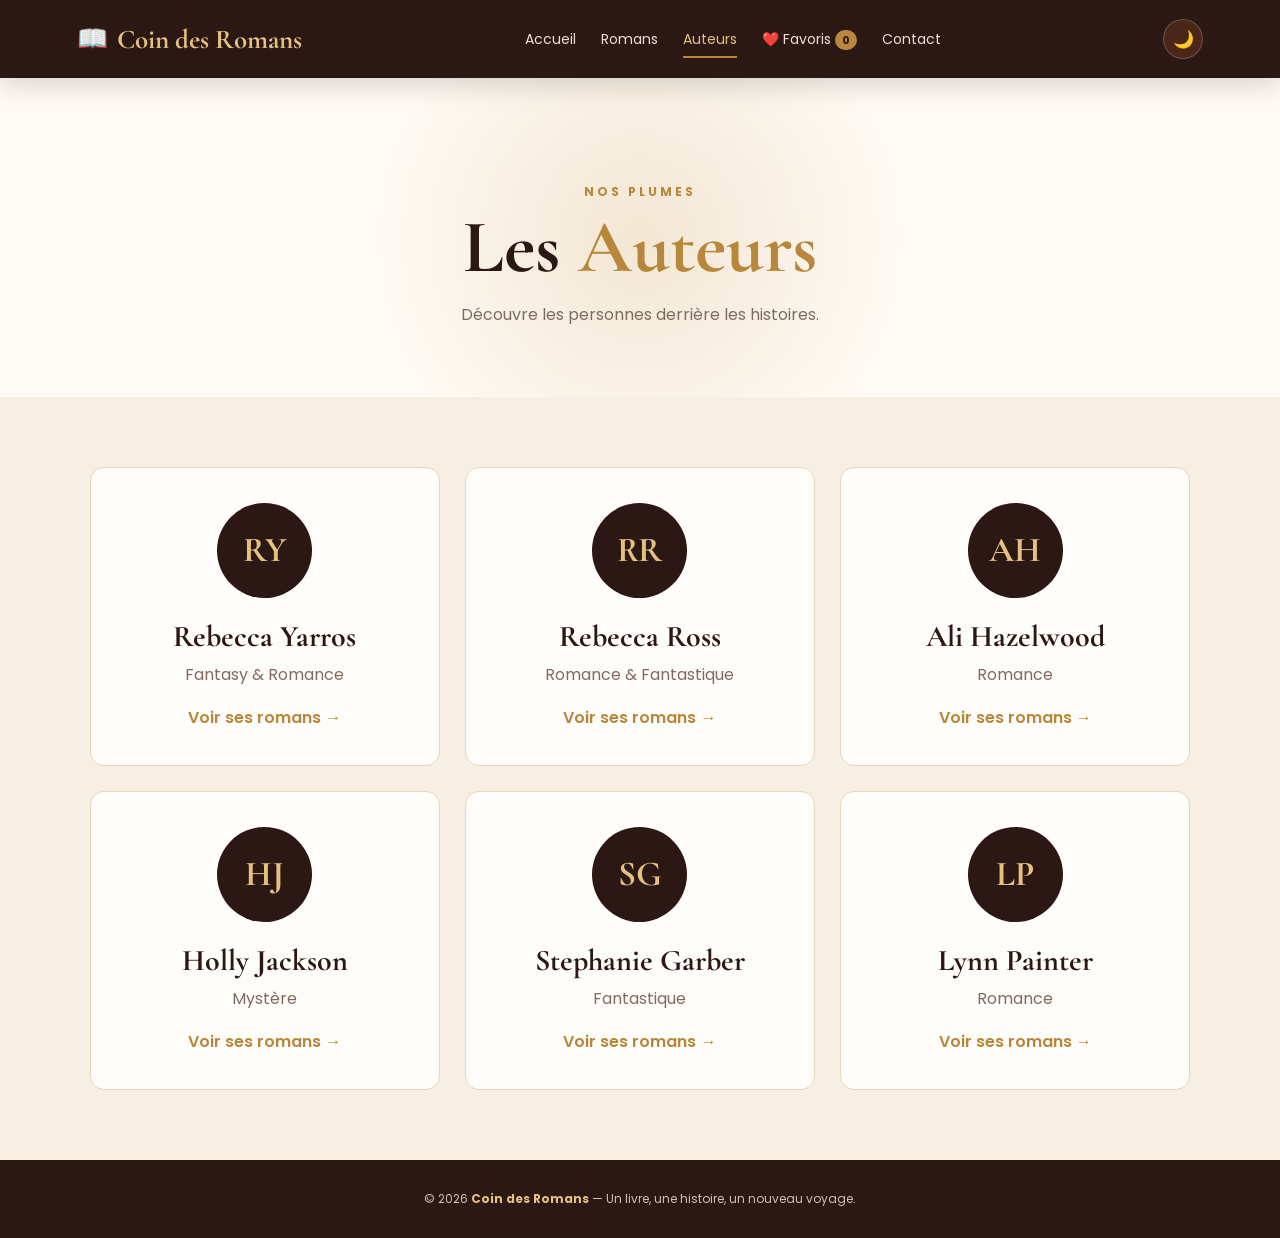
<file: auteurs.html>
<!DOCTYPE html>
<html lang="fr">
<head>
    <meta charset="UTF-8">
    <meta name="viewport" content="width=device-width, initial-scale=1.0">
    <title>Auteurs — Coin des Romans</title>
    <link rel="preconnect" href="https://fonts.googleapis.com">
    <link rel="preconnect" href="https://fonts.gstatic.com" crossorigin>
    <link href="https://fonts.googleapis.com/css2?family=Cormorant+Garamond:wght@500;600;700&family=Poppins:wght@300;400;500;600;700&display=swap" rel="stylesheet">
    <link rel="stylesheet" href="style.css">
</head>

<body>

<header class="navbar">
    <a href="index.html" class="logo"><span>📖</span> Coin des Romans</a>

    <nav>
        <a href="index.html">Accueil</a>
        <a href="romans.html">Romans</a>
        <a href="auteurs.html" class="active">Auteurs</a>
        <a href="favoris.html">❤️ Favoris <span id="favoriteCount">0</span></a>
        <a href="contact.html">Contact</a>
    </nav>

    <button id="themeButton" class="theme-btn">🌙</button>
</header>

<main>

<section class="page-header">
    <span class="eyebrow">NOS PLUMES</span>
    <h1>Les <span>Auteurs</span></h1>
    <p>Découvre les personnes derrière les histoires.</p>
</section>

<section class="authors">

    <article class="author-card">
        <div class="author-avatar">RY</div>
        <h2>Rebecca Yarros</h2>
        <p>Fantasy & Romance</p>
        <a href="romans.html" class="small-link">Voir ses romans →</a>
    </article>

    <article class="author-card">
        <div class="author-avatar">RR</div>
        <h2>Rebecca Ross</h2>
        <p>Romance & Fantastique</p>
        <a href="romans.html" class="small-link">Voir ses romans →</a>
    </article>

    <article class="author-card">
        <div class="author-avatar">AH</div>
        <h2>Ali Hazelwood</h2>
        <p>Romance</p>
        <a href="romans.html" class="small-link">Voir ses romans →</a>
    </article>

    <article class="author-card">
        <div class="author-avatar">HJ</div>
        <h2>Holly Jackson</h2>
        <p>Mystère</p>
        <a href="romans.html" class="small-link">Voir ses romans →</a>
    </article>

    <article class="author-card">
        <div class="author-avatar">SG</div>
        <h2>Stephanie Garber</h2>
        <p>Fantastique</p>
        <a href="romans.html" class="small-link">Voir ses romans →</a>
    </article>

    <article class="author-card">
        <div class="author-avatar">LP</div>
        <h2>Lynn Painter</h2>
        <p>Romance</p>
        <a href="romans.html" class="small-link">Voir ses romans →</a>
    </article>

</section>

</main>

<footer>
    <p>© 2026 <strong>Coin des Romans</strong> — Un livre, une histoire, un nouveau voyage.</p>
</footer>

<script src="script.js"></script>
</body>
</html>
</file>
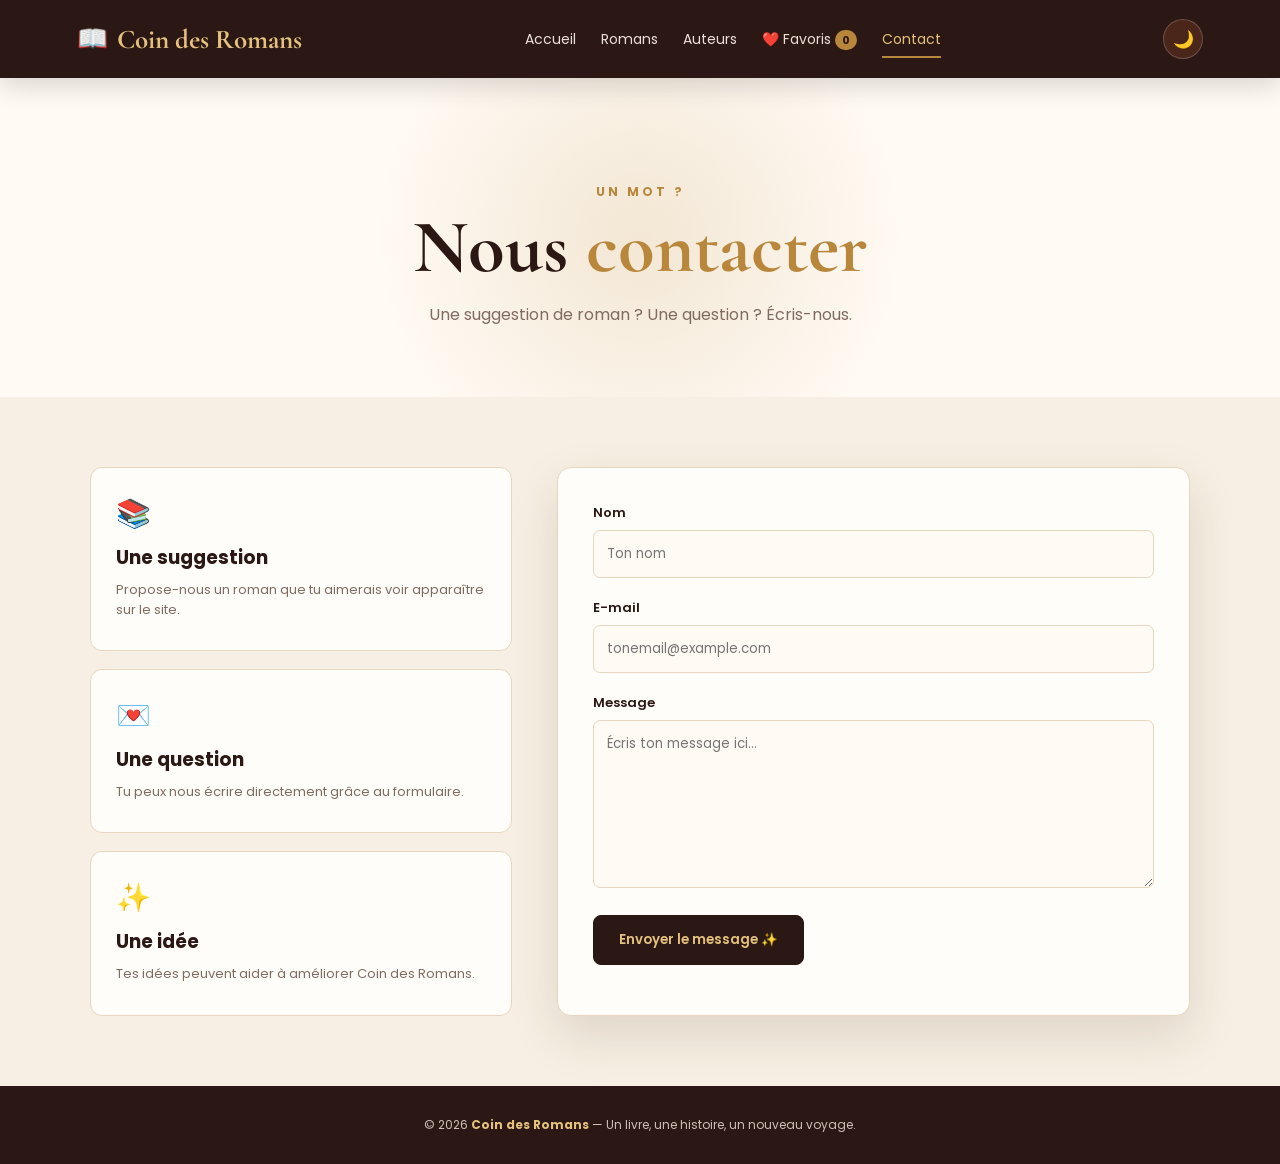
<file: contact.html>
<!DOCTYPE html>
<html lang="fr">
<head>
    <meta charset="UTF-8">
    <meta name="viewport" content="width=device-width, initial-scale=1.0">
    <title>Contact — Coin des Romans</title>
    <link rel="preconnect" href="https://fonts.googleapis.com">
    <link rel="preconnect" href="https://fonts.gstatic.com" crossorigin>
    <link href="https://fonts.googleapis.com/css2?family=Cormorant+Garamond:wght@500;600;700&family=Poppins:wght@300;400;500;600;700&display=swap" rel="stylesheet">
    <link rel="stylesheet" href="style.css">
</head>

<body>

<header class="navbar">
    <a href="index.html" class="logo"><span>📖</span> Coin des Romans</a>

    <nav>
        <a href="index.html">Accueil</a>
        <a href="romans.html">Romans</a>
        <a href="auteurs.html">Auteurs</a>
        <a href="favoris.html">❤️ Favoris <span id="favoriteCount">0</span></a>
        <a href="contact.html" class="active">Contact</a>
    </nav>

    <button id="themeButton" class="theme-btn">🌙</button>
</header>

<main>

<section class="page-header">
    <span class="eyebrow">UN MOT ?</span>
    <h1>Nous <span>contacter</span></h1>
    <p>Une suggestion de roman ? Une question ? Écris-nous.</p>
</section>

<section class="contact-section">

    <div class="contact-info">
        <div class="contact-card">
            <span>📚</span>
            <h3>Une suggestion</h3>
            <p>Propose-nous un roman que tu aimerais voir apparaître sur le site.</p>
        </div>

        <div class="contact-card">
            <span>💌</span>
            <h3>Une question</h3>
            <p>Tu peux nous écrire directement grâce au formulaire.</p>
        </div>

        <div class="contact-card">
            <span>✨</span>
            <h3>Une idée</h3>
            <p>Tes idées peuvent aider à améliorer Coin des Romans.</p>
        </div>
    </div>

    <form id="contactForm" class="contact-form">

        <label for="name">Nom</label>
        <input id="name" type="text" placeholder="Ton nom" required>

        <label for="email">E-mail</label>
        <input id="email" type="email" placeholder="tonemail@example.com" required>

        <label for="message">Message</label>
        <textarea id="message" rows="7" placeholder="Écris ton message ici..." required></textarea>

        <button type="submit" class="btn btn-gold">Envoyer le message ✨</button>

        <p id="contactMessage"></p>

    </form>

</section>

</main>

<footer>
    <p>© 2026 <strong>Coin des Romans</strong> — Un livre, une histoire, un nouveau voyage.</p>
</footer>

<script src="script.js"></script>
</body>
</html>
</file>
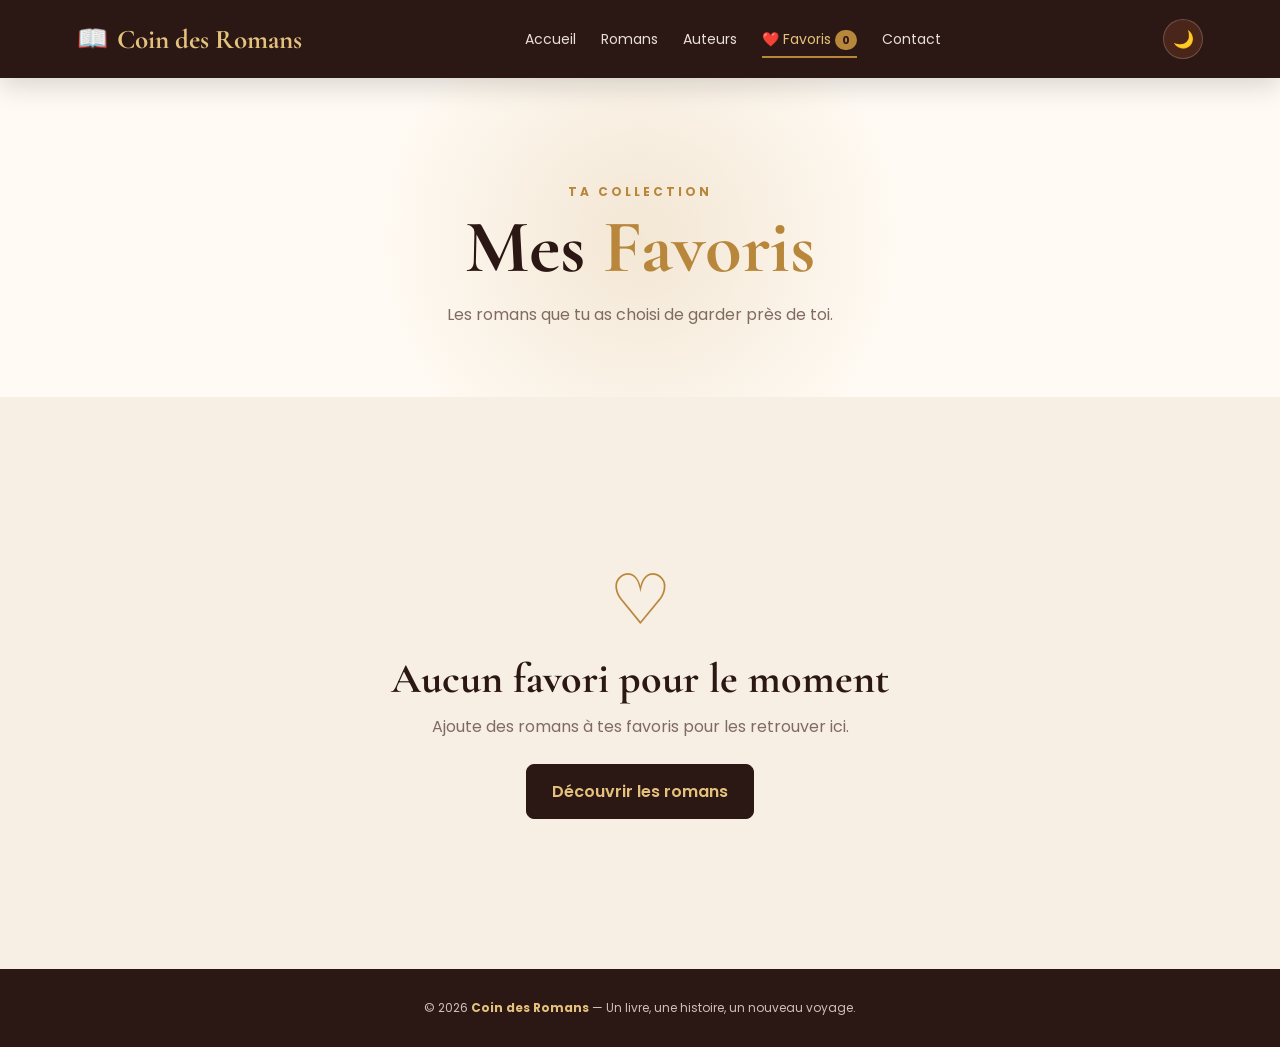
<file: favoris.html>
<!DOCTYPE html>
<html lang="fr">
<head>
    <meta charset="UTF-8">
    <meta name="viewport" content="width=device-width, initial-scale=1.0">
    <title>Mes favoris — Coin des Romans</title>
    <link rel="preconnect" href="https://fonts.googleapis.com">
    <link rel="preconnect" href="https://fonts.gstatic.com" crossorigin>
    <link href="https://fonts.googleapis.com/css2?family=Cormorant+Garamond:wght@500;600;700&family=Poppins:wght@300;400;500;600;700&display=swap" rel="stylesheet">
    <link rel="stylesheet" href="style.css">
</head>

<body>

<header class="navbar">
    <a href="index.html" class="logo"><span>📖</span> Coin des Romans</a>

    <nav>
        <a href="index.html">Accueil</a>
        <a href="romans.html">Romans</a>
        <a href="auteurs.html">Auteurs</a>
        <a href="favoris.html" class="active">❤️ Favoris <span id="favoriteCount">0</span></a>
        <a href="contact.html">Contact</a>
    </nav>

    <button id="themeButton" class="theme-btn">🌙</button>
</header>

<main>

<section class="page-header">
    <span class="eyebrow">TA COLLECTION</span>
    <h1>Mes <span>Favoris</span></h1>
    <p>Les romans que tu as choisi de garder près de toi.</p>
</section>

<section class="library">
    <div id="favoritesGrid" class="books-grid"></div>

    <div id="emptyFavorites" class="empty-favorites">
        <div>♡</div>
        <h2>Aucun favori pour le moment</h2>
        <p>Ajoute des romans à tes favoris pour les retrouver ici.</p>
        <a href="romans.html" class="btn btn-gold">Découvrir les romans</a>
    </div>
</section>

</main>

<footer>
    <p>© 2026 <strong>Coin des Romans</strong> — Un livre, une histoire, un nouveau voyage.</p>
</footer>

<script src="script.js"></script>
</body>
</html>
</file>
<file: style.css>
:root {
    --cream: #f7efe3;
    --cream-light: #fffaf3;
    --cream-dark: #ead8c1;

    --chocolate: #2b1713;
    --chocolate-2: #49251a;
    --chocolate-3: #633524;

    --gold: #b8873c;
    --gold-light: #e4c27d;
    --gold-soft: #f2dfbb;

    --text: #34221d;
    --muted: #806b61;

    --white: #fffdf9;
    --line: #e7d6bf;

    --shadow: 0 20px 50px rgba(65, 36, 22, 0.13);
}

* {
    margin: 0;
    padding: 0;
    box-sizing: border-box;
}

html {
    scroll-behavior: smooth;
}

body {
    font-family: "Poppins", sans-serif;
    background: var(--cream);
    color: var(--text);
    min-height: 100vh;
}

a {
    text-decoration: none;
    color: inherit;
}

button,
input,
textarea {
    font-family: inherit;
}


/* =========================
   NAVBAR
========================= */

.navbar {
    height: 78px;
    background: var(--chocolate);
    color: white;

    display: flex;
    align-items: center;
    justify-content: space-between;

    padding: 0 6%;
    position: sticky;
    top: 0;
    z-index: 1000;

    box-shadow: 0 8px 25px rgba(0,0,0,.15);
}

.logo {
    font-family: "Cormorant Garamond", serif;
    font-size: 27px;
    font-weight: 700;
    color: var(--gold-light);

    display: flex;
    align-items: center;
    gap: 9px;
}

.logo span {
    font-size: 25px;
}

nav {
    display: flex;
    align-items: center;
    gap: 25px;
}

nav a {
    font-size: 14px;
    color: #eadfd7;
    transition: .25s;
    position: relative;
}

nav a:hover,
nav a.active {
    color: var(--gold-light);
}

nav a.active::after {
    content: "";
    position: absolute;
    height: 2px;
    background: var(--gold);
    width: 100%;
    left: 0;
    bottom: -8px;
}

#favoriteCount {
    background: var(--gold);
    color: var(--chocolate);
    border-radius: 50px;
    padding: 2px 7px;
    font-size: 11px;
    font-weight: 700;
}

.theme-btn {
    border: 1px solid rgba(255,255,255,.2);
    background: var(--chocolate-2);
    color: white;
    width: 40px;
    height: 40px;
    border-radius: 50%;
    cursor: pointer;
    font-size: 17px;
}


/* =========================
   HERO
========================= */

.hero {
    min-height: 610px;
    padding: 75px 8%;

    display: flex;
    align-items: center;
    justify-content: space-between;
    gap: 60px;

    background:
        radial-gradient(circle at 80% 40%, rgba(184,135,60,.20), transparent 30%),
        linear-gradient(135deg, #fffaf3 0%, #f2dfc8 100%);
}

.hero-content {
    max-width: 680px;
}

.eyebrow {
    display: inline-block;
    color: var(--gold);
    font-size: 12px;
    font-weight: 700;
    letter-spacing: 3px;
    margin-bottom: 13px;
}

.hero h1 {
    font-family: "Cormorant Garamond", serif;
    font-size: clamp(65px, 8vw, 110px);
    line-height: .82;
    color: var(--chocolate);
    margin-bottom: 30px;
}

.hero h1 span,
.page-header h1 span {
    color: var(--gold);
}

.hero p {
    max-width: 570px;
    color: var(--muted);
    line-height: 1.8;
    font-size: 16px;
}

.hero-buttons {
    display: flex;
    gap: 15px;
    margin-top: 35px;
    flex-wrap: wrap;
}

.btn {
    display: inline-flex;
    align-items: center;
    justify-content: center;
    border: none;
    cursor: pointer;
    padding: 14px 25px;
    border-radius: 8px;
    font-weight: 600;
    transition: .25s;
}

.btn:hover {
    transform: translateY(-2px);
}

.btn-gold {
    background: var(--chocolate);
    color: var(--gold-light);
    border: 1px solid var(--chocolate);
}

.btn-gold:hover {
    background: var(--chocolate-2);
}

.btn-outline {
    border: 1px solid var(--chocolate);
    color: var(--chocolate);
}

.btn-outline:hover {
    background: var(--chocolate);
    color: var(--gold-light);
}

.hero-book {
    width: 300px;
    height: 435px;
    flex-shrink: 0;

    border-radius: 12px;
    overflow: hidden;
    background: var(--chocolate);
    box-shadow: 25px 30px 60px rgba(43,23,19,.28);

    position: relative;
    transform: rotate(3deg);
}

.hero-book img {
    width: 100%;
    height: 100%;
    object-fit: cover;
    position: relative;
    z-index: 2;
}

.book-glow {
    position: absolute;
    inset: -50px;
    background: radial-gradient(circle, var(--gold), transparent 65%);
    opacity: .3;
}


/* =========================
   SECTIONS
========================= */

.section {
    padding: 85px 7%;
}

.section-heading {
    display: flex;
    align-items: end;
    justify-content: space-between;
    margin-bottom: 35px;
}

.section-heading h2,
.about h2 {
    font-family: "Cormorant Garamond", serif;
    color: var(--chocolate);
    font-size: 48px;
    line-height: 1;
}

.dark-section {
    background: var(--chocolate);
}

.light-heading h2 {
    color: var(--cream-light);
}

.small-link {
    color: var(--gold);
    font-weight: 600;
}


/* =========================
   GENRES
========================= */

.genres {
    display: grid;
    grid-template-columns: repeat(6, 1fr);
    gap: 15px;
}

.genre-card {
    background: var(--white);
    border: 1px solid var(--line);
    padding: 25px 18px;
    border-radius: 12px;
    transition: .3s;
}

.genre-card:hover {
    transform: translateY(-7px);
    border-color: var(--gold);
    box-shadow: var(--shadow);
}

.genre-card span {
    font-size: 28px;
}

.genre-card h3 {
    margin: 12px 0 6px;
    color: var(--chocolate);
}

.genre-card p {
    font-size: 12px;
    color: var(--muted);
    line-height: 1.5;
}


/* =========================
   BOOKS
========================= */

.books-grid {
    display: grid;
    grid-template-columns: repeat(4, 1fr);
    gap: 25px;
}

.home-books {
    grid-template-columns: repeat(3, 1fr);
}

.book-card {
    background: var(--white);
    border: 1px solid var(--line);
    border-radius: 12px;
    overflow: hidden;
    box-shadow: 0 8px 25px rgba(50,25,15,.07);
    transition: .3s;
}

.book-card:hover {
    transform: translateY(-8px);
    box-shadow: var(--shadow);
}

.book-cover {
    height: 390px;
    background: var(--chocolate-2);
    position: relative;
    overflow: hidden;
}

.book-cover img {
    width: 100%;
    height: 100%;
    display: block;
    object-fit: cover;
}

.favorite-btn {
    position: absolute;
    top: 13px;
    right: 13px;

    width: 42px;
    height: 42px;
    border-radius: 50%;

    border: 1px solid rgba(255,255,255,.4);
    background: rgba(43,23,19,.88);
    color: white;

    font-size: 24px;
    cursor: pointer;
    z-index: 5;

    transition: .2s;
}

.favorite-btn:hover,
.favorite-btn.active {
    background: var(--gold);
    color: var(--chocolate);
}

.book-info {
    padding: 20px;
}

.tag {
    display: inline-block;
    background: var(--gold-soft);
    color: var(--chocolate-2);
    padding: 5px 10px;
    border-radius: 50px;
    font-size: 10px;
    font-weight: 700;
    text-transform: uppercase;
}

.book-info h3 {
    font-family: "Cormorant Garamond", serif;
    font-size: 26px;
    color: var(--chocolate);
    margin: 9px 0 2px;
}

.book-info p {
    font-size: 13px;
    color: var(--muted);
}

.read-more {
    background: none;
    border: none;
    color: var(--gold);
    font-weight: 700;
    cursor: pointer;
    padding: 12px 0 0;
}

.cover-fallback {
    position: relative;
    display: flex !important;
    align-items: center;
    justify-content: center;
    padding: 25px;

    background:
        linear-gradient(145deg, var(--chocolate), var(--chocolate-3)),
        var(--chocolate);
}

.cover-fallback::before {
    content: "📖";
    font-size: 55px;
    position: absolute;
    top: 35%;
}

.cover-fallback::after {
    content: "Coin des Romans";
    color: var(--gold-light);
    font-family: "Cormorant Garamond", serif;
    font-size: 25px;
    font-weight: 700;
    position: absolute;
    bottom: 25px;
}


/* =========================
   STATS
========================= */

.stats {
    padding: 60px 8%;
    background: var(--gold);
    display: grid;
    grid-template-columns: repeat(4, 1fr);
    text-align: center;
}

.stats strong {
    display: block;
    font-family: "Cormorant Garamond", serif;
    font-size: 55px;
    color: var(--chocolate);
}

.stats span {
    font-size: 13px;
    color: var(--chocolate);
    font-weight: 600;
}


/* =========================
   ABOUT
========================= */

.about {
    padding: 90px 8%;
    display: grid;
    grid-template-columns: 1fr 1fr;
    gap: 80px;
    align-items: center;
    background: var(--cream-light);
}

.about p {
    color: var(--muted);
    line-height: 2;
}


/* =========================
   PAGE HEADER
========================= */

.page-header {
    text-align: center;
    padding: 100px 20px 70px;
    background:
        radial-gradient(circle at center, rgba(184,135,60,.17), transparent 40%),
        var(--cream-light);
}

.page-header h1 {
    font-family: "Cormorant Garamond", serif;
    font-size: 75px;
    color: var(--chocolate);
    line-height: .9;
    margin-bottom: 20px;
}

.page-header p {
    color: var(--muted);
}


/* =========================
   LIBRARY
========================= */

.library {
    padding: 70px 7%;
}

.search-box {
    max-width: 700px;
    margin: 0 auto 25px;

    background: white;
    border: 1px solid var(--line);
    border-radius: 50px;

    padding: 14px 22px;

    display: flex;
    align-items: center;
    gap: 10px;
}

.search-box input {
    width: 100%;
    border: none;
    outline: none;
    font-size: 14px;
    background: transparent;
}

.filters {
    display: flex;
    justify-content: center;
    gap: 10px;
    flex-wrap: wrap;
    margin-bottom: 45px;
}

.filter-btn {
    border: 1px solid var(--line);
    background: var(--white);
    color: var(--text);
    padding: 9px 17px;
    border-radius: 50px;
    cursor: pointer;
    transition: .2s;
}

.filter-btn:hover,
.filter-btn.active {
    background: var(--chocolate);
    color: var(--gold-light);
    border-color: var(--chocolate);
}

.no-results {
    display: none;
    text-align: center;
    color: var(--muted);
    padding: 50px;
}


/* =========================
   AUTHORS
========================= */

.authors {
    padding: 70px 7%;
    display: grid;
    grid-template-columns: repeat(3, 1fr);
    gap: 25px;
}

.author-card {
    background: var(--white);
    border: 1px solid var(--line);
    padding: 35px;
    text-align: center;
    border-radius: 14px;
    transition: .3s;
}

.author-card:hover {
    transform: translateY(-6px);
    box-shadow: var(--shadow);
}

.author-avatar {
    width: 95px;
    height: 95px;
    border-radius: 50%;
    margin: 0 auto 20px;

    display: flex;
    align-items: center;
    justify-content: center;

    background: var(--chocolate);
    color: var(--gold-light);

    font-family: "Cormorant Garamond", serif;
    font-size: 35px;
    font-weight: 700;
}

.author-card h2 {
    font-family: "Cormorant Garamond", serif;
    color: var(--chocolate);
    font-size: 30px;
}

.author-card p {
    color: var(--muted);
    margin: 7px 0 18px;
}


/* =========================
   FAVORITES EMPTY
========================= */

.empty-favorites {
    text-align: center;
    padding: 80px 20px;
}

.empty-favorites div {
    font-size: 70px;
    color: var(--gold);
}

.empty-favorites h2 {
    font-family: "Cormorant Garamond", serif;
    font-size: 42px;
    color: var(--chocolate);
    margin-bottom: 10px;
}

.empty-favorites p {
    color: var(--muted);
    margin-bottom: 25px;
}


/* =========================
   CONTACT
========================= */

.contact-section {
    padding: 70px 7%;
    display: grid;
    grid-template-columns: .8fr 1.2fr;
    gap: 45px;
}

.contact-info {
    display: grid;
    gap: 18px;
}

.contact-card {
    background: var(--white);
    border: 1px solid var(--line);
    padding: 25px;
    border-radius: 12px;
}

.contact-card span {
    font-size: 28px;
}

.contact-card h3 {
    margin: 8px 0;
    color: var(--chocolate);
}

.contact-card p {
    color: var(--muted);
    font-size: 13px;
    line-height: 1.6;
}

.contact-form {
    background: var(--white);
    border: 1px solid var(--line);
    padding: 35px;
    border-radius: 14px;
    box-shadow: var(--shadow);
}

.contact-form label {
    display: block;
    margin-bottom: 7px;
    font-size: 13px;
    font-weight: 600;
    color: var(--chocolate);
}

.contact-form input,
.contact-form textarea {
    width: 100%;
    border: 1px solid var(--line);
    background: var(--cream-light);
    padding: 13px;
    border-radius: 7px;
    outline: none;
    margin-bottom: 20px;
}

.contact-form input:focus,
.contact-form textarea:focus {
    border-color: var(--gold);
}

#contactMessage {
    margin-top: 15px;
    color: var(--gold);
    font-weight: 600;
}


/* =========================
   MODAL
========================= */

.modal {
    display: none;
    position: fixed;
    inset: 0;
    background: rgba(25,12,9,.75);
    z-index: 3000;

    align-items: center;
    justify-content: center;

    padding: 25px;
}

.modal.show {
    display: flex;
}

.modal-content {
    max-width: 800px;
    width: 100%;
    background: var(--cream-light);
    border-radius: 15px;
    overflow: hidden;

    display: grid;
    grid-template-columns: 280px 1fr;

    position: relative;
    box-shadow: 0 30px 80px rgba(0,0,0,.35);
}

.modal-content > img {
    width: 100%;
    height: 430px;
    object-fit: cover;
    background: var(--chocolate);
}

.modal-text {
    padding: 45px 35px;
}

.modal-text h2 {
    font-family: "Cormorant Garamond", serif;
    font-size: 45px;
    color: var(--chocolate);
    margin-top: 15px;
}

.modal-text h4 {
    color: var(--gold);
    margin-bottom: 25px;
}

.modal-text p {
    color: var(--muted);
    line-height: 1.8;
    margin-bottom: 30px;
}

.modal-close {
    position: absolute;
    right: 15px;
    top: 12px;

    border: none;
    background: var(--chocolate);
    color: white;

    width: 35px;
    height: 35px;
    border-radius: 50%;

    cursor: pointer;
    font-size: 22px;
    z-index: 5;
}


/* =========================
   FOOTER
========================= */

footer {
    padding: 30px;
    text-align: center;
    background: var(--chocolate);
    color: #cdbfb8;
    font-size: 12px;
}

footer strong {
    color: var(--gold-light);
}


/* =========================
   DARK MODE
========================= */

body.dark {
    --cream: #17100e;
    --cream-light: #211512;
    --cream-dark: #352019;
    --white: #281a16;

    --text: #eee1d5;
    --muted: #b7a59b;
    --line: #4b3025;

    background: #17100e;
}

body.dark .hero {
    background:
        radial-gradient(circle at 80% 40%, rgba(184,135,60,.18), transparent 30%),
        #211512;
}

body.dark .hero h1,
body.dark .section-heading h2,
body.dark .about h2,
body.dark .page-header h1,
body.dark .book-info h3,
body.dark .author-card h2,
body.dark .empty-favorites h2 {
    color: var(--gold-light);
}

body.dark .genre-card,
body.dark .book-card,
body.dark .author-card,
body.dark .contact-card,
body.dark .contact-form,
body.dark .search-box {
    background: #281a16;
    border-color: #4b3025;
}

body.dark .genre-card h3,
body.dark .book-info h3 {
    color: var(--gold-light);
}

body.dark .page-header {
    background: #211512;
}

body.dark .search-box input,
body.dark .contact-form input,
body.dark .contact-form textarea {
    color: white;
    background: #17100e;
}

body.dark .filter-btn {
    background: #281a16;
    color: var(--gold-light);
}


/* =========================
   RESPONSIVE
========================= */

@media (max-width: 1050px) {

    nav {
        gap: 13px;
    }

    nav a {
        font-size: 12px;
    }

    .genres {
        grid-template-columns: repeat(3, 1fr);
    }

    .books-grid,
    .home-books {
        grid-template-columns: repeat(2, 1fr);
    }

    .authors {
        grid-template-columns: repeat(2, 1fr);
    }
}

@media (max-width: 750px) {

    .navbar {
        height: auto;
        padding: 15px 5%;
        flex-wrap: wrap;
        gap: 15px;
    }

    nav {
        order: 3;
        width: 100%;
        justify-content: center;
        flex-wrap: wrap;
    }

    .hero {
        flex-direction: column;
        text-align: center;
        padding: 65px 6%;
    }

    .hero p {
        margin: auto;
    }

    .hero-buttons {
        justify-content: center;
    }

    .hero-book {
        width: 240px;
        height: 350px;
    }

    .section-heading {
        align-items: start;
        gap: 15px;
        flex-direction: column;
    }

    .genres,
    .books-grid,
    .home-books,
    .authors {
        grid-template-columns: 1fr 1fr;
    }

    .stats {
        grid-template-columns: repeat(2, 1fr);
        gap: 25px;
    }

    .about,
    .contact-section {
        grid-template-columns: 1fr;
    }

    .modal-content {
        grid-template-columns: 1fr;
        max-height: 90vh;
        overflow-y: auto;
    }

    .modal-content > img {
        height: 300px;
    }
}

@media (max-width: 500px) {

    .logo {
        font-size: 22px;
    }

    .genres,
    .books-grid,
    .home-books,
    .authors {
        grid-template-columns: 1fr;
    }

    .page-header h1 {
        font-size: 55px;
    }

    .section-heading h2,
    .about h2 {
        font-size: 40px;
    }

    .book-cover {
        height: 420px;
    }
}
</file>
